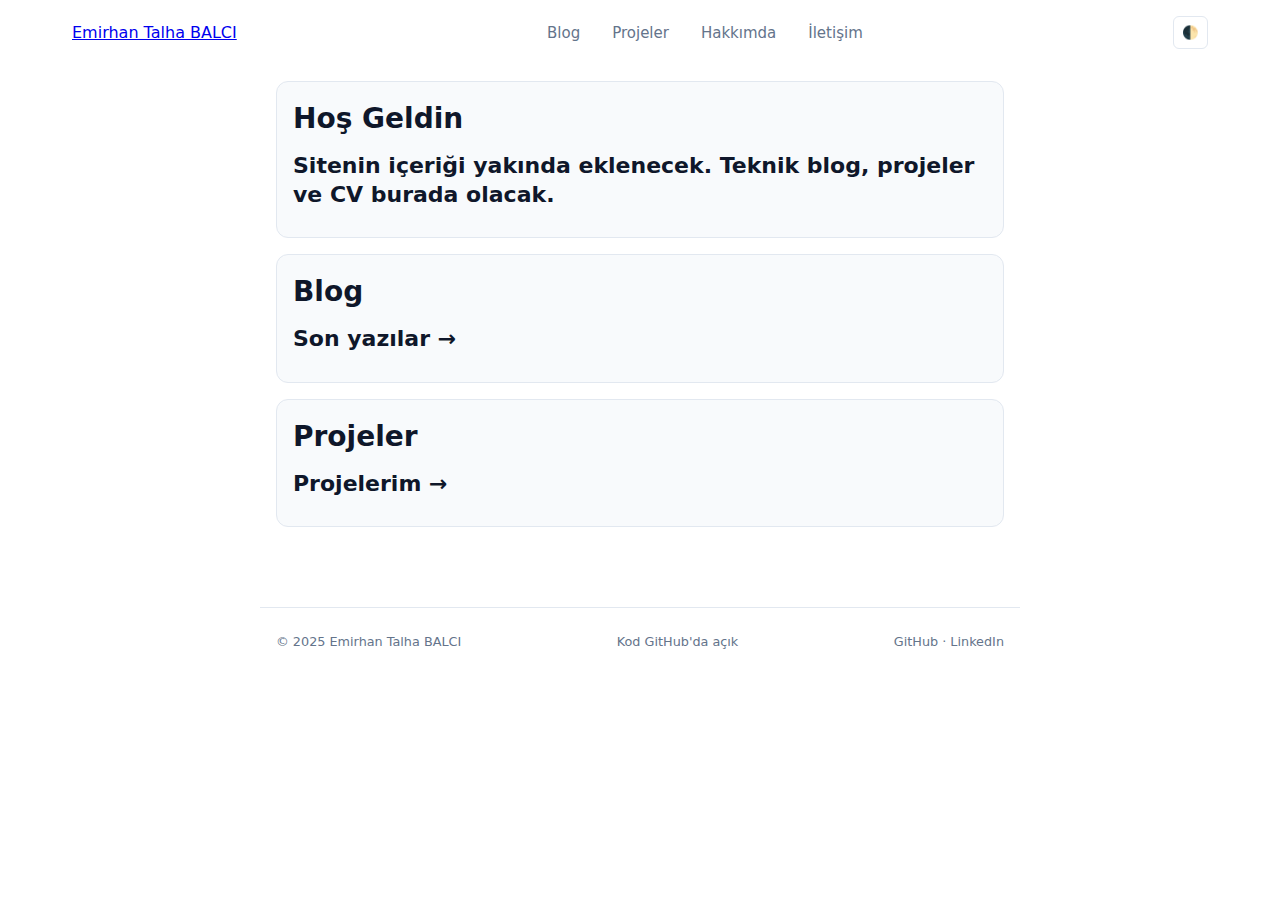
<file: index.html>
<!DOCTYPE html>
<html lang="tr">
  <head>
    <meta charset="UTF-8" />
    <meta name="viewport" content="width=device-width,initial-scale=1" />
    <title>Emirhan Talha BALCI</title>
    <link rel="stylesheet" href="/assets/css/main.css" />
  </head>
  <body>
    <header class="site-header">
      <nav class="nav">
        <a class="logo" href="/">Emirhan Talha BALCI</a>
        <ul class="nav-links">
          <li><a href="/blog/index.html">Blog</a></li>
          <li><a href="/projects/index.html">Projeler</a></li>
          <li><a href="/about.html">Hakkımda</a></li>
          <li><a href="/contact.html">İletişim</a></li>
        </ul>
        <button id="theme-toggle" class="theme-toggle" aria-label="Tema">🌓</button>
      </nav>
    </header>

    <main class="container">
      <section class="card">
        <h1 class="section-title">Hoş Geldin</h1>
        <p class="post-title">
          Sitenin içeriği yakında eklenecek. Teknik blog, projeler ve CV burada
          olacak.
        </p>
      </section>

      <section class="card">
        <h2 class="section-title">Blog</h2>
        <p class="post-title"><a href="/blog/index.html">Son yazılar →</a></p>
      </section>

      <section class="card">
        <h2 class="section-title">Projeler</h2>
        <p class="post-title">
          <a href="/projects/index.html">Projelerim →</a>
        </p>
      </section>
    </main>

    <footer class="site-footer">
      <div class="footer-left">© 2025 Emirhan Talha BALCI</div>
      <div class="footer-mid">Kod GitHub'da açık</div>
      <div class="footer-right">
        <a href="https://github.com/Emirhanbalc" target="_blank" rel="noopener">GitHub</a> ·
        <a href="https://www.linkedin.com/in/emirhanbalc" target="_blank" rel="noopener">LinkedIn</a>
      </div>
    </footer>

    <script src="/assets/js/theme.js"></script>
  </body>
</html>
</file>
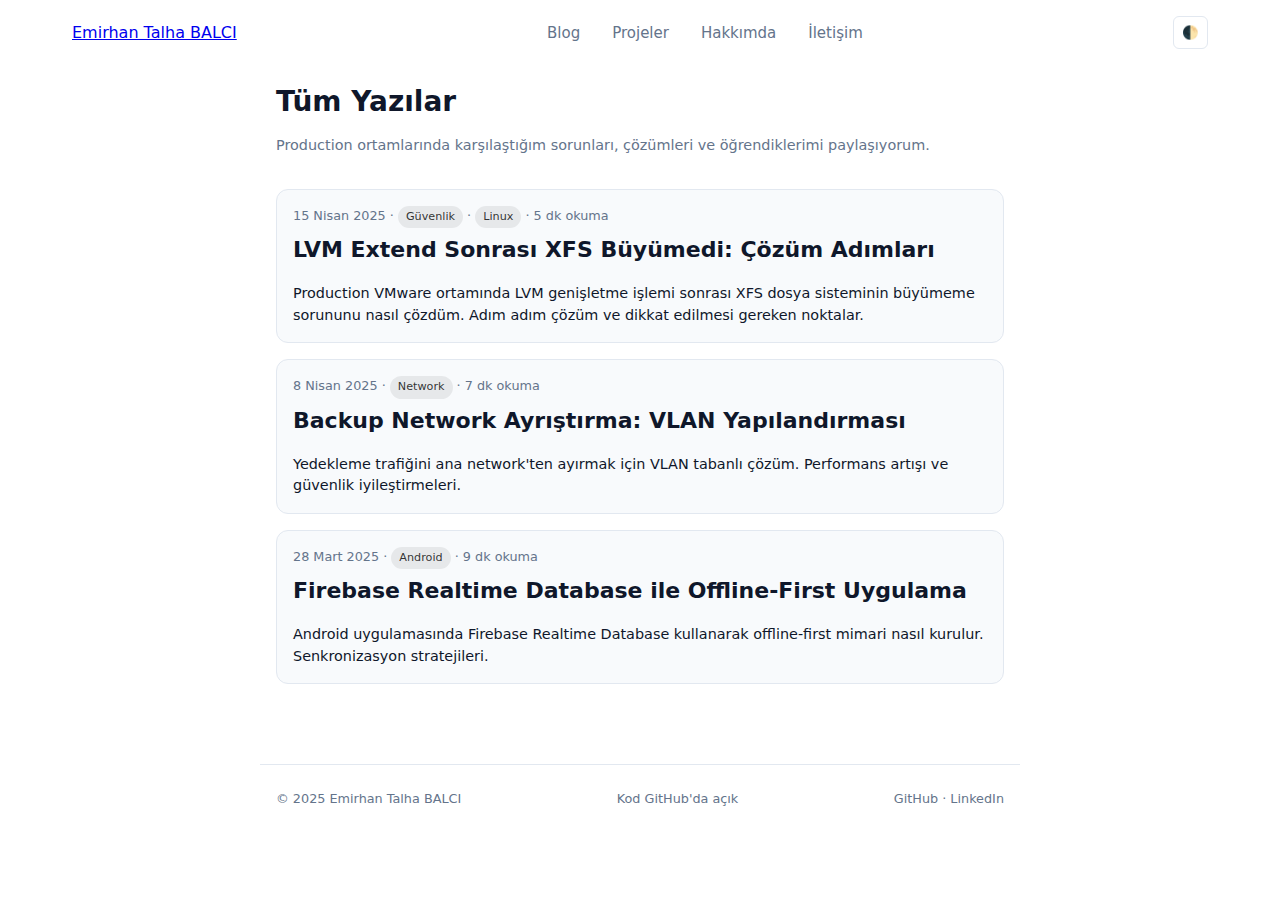
<file: blog/index.html>
<!DOCTYPE html>
<html lang="tr">
  <head>
    <meta charset="UTF-8" />
    <meta name="viewport" content="width=device-width, initial-scale=1.0" />
    <meta
      name="description"
      content="Sistem yönetimi, backend geliştirme ve güvenlik üzerine teknik yazılar. Production ortamlarında karşılaşılan sorunlar ve çözümleri."
    />
    <title>Tüm Yazılar - Blog</title>
    <link rel="stylesheet" href="../assets/css/main.css" />
  </head>
  <body>
    <header class="site-header">
      <nav class="nav">
        <a class="logo" href="/">Emirhan Talha BALCI</a>
        <ul class="nav-links">
          <li><a href="/blog/index.html">Blog</a></li>
          <li><a href="/projects/index.html">Projeler</a></li>
          <li><a href="/about.html">Hakkımda</a></li>
          <li><a href="/contact.html">İletişim</a></li>
        </ul>
        <button id="theme-toggle" class="theme-toggle" aria-label="Tema">🌓</button>
      </nav>
    </header>

    <main class="container">
      <h1 class="section-title">Tüm Yazılar</h1>
      <p style="font-size:.9rem;color:var(--muted);margin-bottom:2rem;">
        Production ortamlarında karşılaştığım sorunları, çözümleri ve öğrendiklerimi paylaşıyorum.
      </p>

      <article class="card">
        <div class="meta-line">
          15 Nisan 2025 · <span class="badge">Güvenlik</span> · <span class="badge">Linux</span> · 5 dk okuma
        </div>
        <a class="post-title" href="lvm-extend-xfs.html">LVM Extend Sonrası XFS Büyümedi: Çözüm Adımları</a>
        <p class="post-desc">
          Production VMware ortamında LVM genişletme işlemi sonrası XFS dosya sisteminin büyümeme sorununu nasıl çözdüm. Adım adım çözüm ve dikkat edilmesi gereken noktalar.
        </p>
      </article>

      <article class="card">
        <div class="meta-line">
          8 Nisan 2025 · <span class="badge">Network</span> · 7 dk okuma
        </div>
        <a class="post-title" href="#">Backup Network Ayrıştırma: VLAN Yapılandırması</a>
        <p class="post-desc">
          Yedekleme trafiğini ana network'ten ayırmak için VLAN tabanlı çözüm. Performans artışı ve güvenlik iyileştirmeleri.
        </p>
      </article>

      <article class="card">
        <div class="meta-line">
          28 Mart 2025 · <span class="badge">Android</span> · 9 dk okuma
        </div>
        <a class="post-title" href="#">Firebase Realtime Database ile Offline-First Uygulama</a>
        <p class="post-desc">
          Android uygulamasında Firebase Realtime Database kullanarak offline-first mimari nasıl kurulur. Senkronizasyon stratejileri.
        </p>
      </article>
    </main>

    <footer class="site-footer">
      <div class="footer-left">© 2025 Emirhan Talha BALCI</div>
      <div class="footer-mid">Kod GitHub'da açık</div>
      <div class="footer-right">
        <a href="https://github.com/Emirhanbalc" target="_blank" rel="noopener">GitHub</a> ·
        <a href="https://www.linkedin.com/in/emirhanbalc" target="_blank" rel="noopener">LinkedIn</a>
      </div>
    </footer>

    <script src="../assets/js/theme.js"></script>
  </body>
</html>
</file>
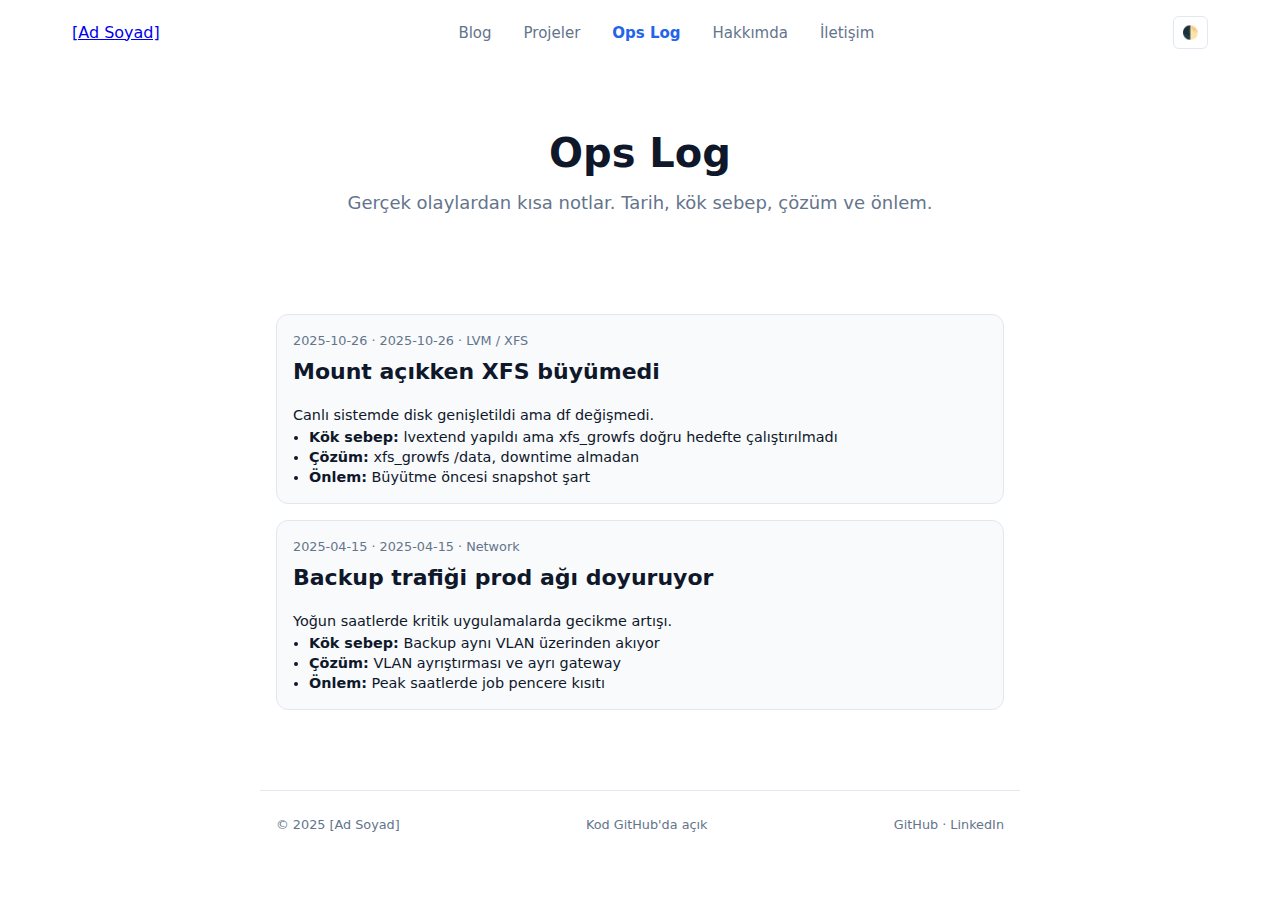
<file: ops-log/index.html>
<!DOCTYPE html>
<html lang="tr">
<head>
  <meta charset="UTF-8" />
  <meta name="viewport" content="width=device-width,initial-scale=1" />
  <title>Ops Log · Production Olay Kayıtları</title>
  <meta name="description" content="Gerçek üretim ortamı notları: incident kök sebep analizleri, çözüm ve önlemler." />
  <meta property="og:title" content="Ops Log · Production Olay Kayıtları" />
  <meta property="og:description" content="Gerçek üretim ortamı notları: incident kök sebep analizleri, çözüm ve önlemler." />
  <meta property="og:type" content="website" />
  <meta property="og:url" content="https://yourdomain.com/ops-log/" />
  <meta property="og:image" content="https://yourdomain.com/assets/og/default.png" />
  <link rel="stylesheet" href="/assets/css/main.css" />
</head>
<body>
  <header class="site-header">
    <nav class="nav">
      <a class="logo" href="/">[Ad Soyad]</a>
      <ul class="nav-links">
        <li><a href="/blog/index.html">Blog</a></li>
        <li><a href="/projects/index.html">Projeler</a></li>
        <li><a href="/ops-log/" class="active">Ops Log</a></li>
        <li><a href="/about.html">Hakkımda</a></li>
        <li><a href="/contact.html">İletişim</a></li>
      </ul>
      <button id="theme-toggle" class="theme-toggle" aria-label="Tema">🌓</button>
    </nav>
  </header>

  <main class="container">
    <div class="page-header">
      <h1 class="page-title">Ops Log</h1>
      <p class="page-description">Gerçek olaylardan kısa notlar. Tarih, kök sebep, çözüm ve önlem.</p>
    </div>

    <section class="card">
      <div class="meta-line">2025-10-26 · 2025-10-26 · LVM / XFS</div>
      <h2 class="post-title">Mount açıkken XFS büyümedi</h2>
      <p class="post-desc">Canlı sistemde disk genişletildi ama df değişmedi.</p>
      <ul style="margin-left:1rem;font-size:.9rem;line-height:1.4;">
        <li><strong>Kök sebep:</strong> lvextend yapıldı ama xfs_growfs doğru hedefte çalıştırılmadı</li>
        <li><strong>Çözüm:</strong> xfs_growfs /data, downtime almadan</li>
        <li><strong>Önlem:</strong> Büyütme öncesi snapshot şart</li>
      </ul>
    </section>

    <section class="card">
      <div class="meta-line">2025-04-15 · 2025-04-15 · Network</div>
      <h2 class="post-title">Backup trafiği prod ağı doyuruyor</h2>
      <p class="post-desc">Yoğun saatlerde kritik uygulamalarda gecikme artışı.</p>
      <ul style="margin-left:1rem;font-size:.9rem;line-height:1.4;">
        <li><strong>Kök sebep:</strong> Backup aynı VLAN üzerinden akıyor</li>
        <li><strong>Çözüm:</strong> VLAN ayrıştırması ve ayrı gateway</li>
        <li><strong>Önlem:</strong> Peak saatlerde job pencere kısıtı</li>
      </ul>
    </section>
  </main>

  <footer class="site-footer">
    <div class="footer-left">© 2025 [Ad Soyad]</div>
    <div class="footer-mid">Kod GitHub'da açık</div>
    <div class="footer-right">
      <a href="https://github.com/kullaniciadın" target="_blank" rel="noopener">GitHub</a> ·
      <a href="https://www.linkedin.com/in/profilin" target="_blank" rel="noopener">LinkedIn</a>
    </div>
  </footer>

  <script src="/assets/js/theme.js"></script>
</body>
</html>
</file>
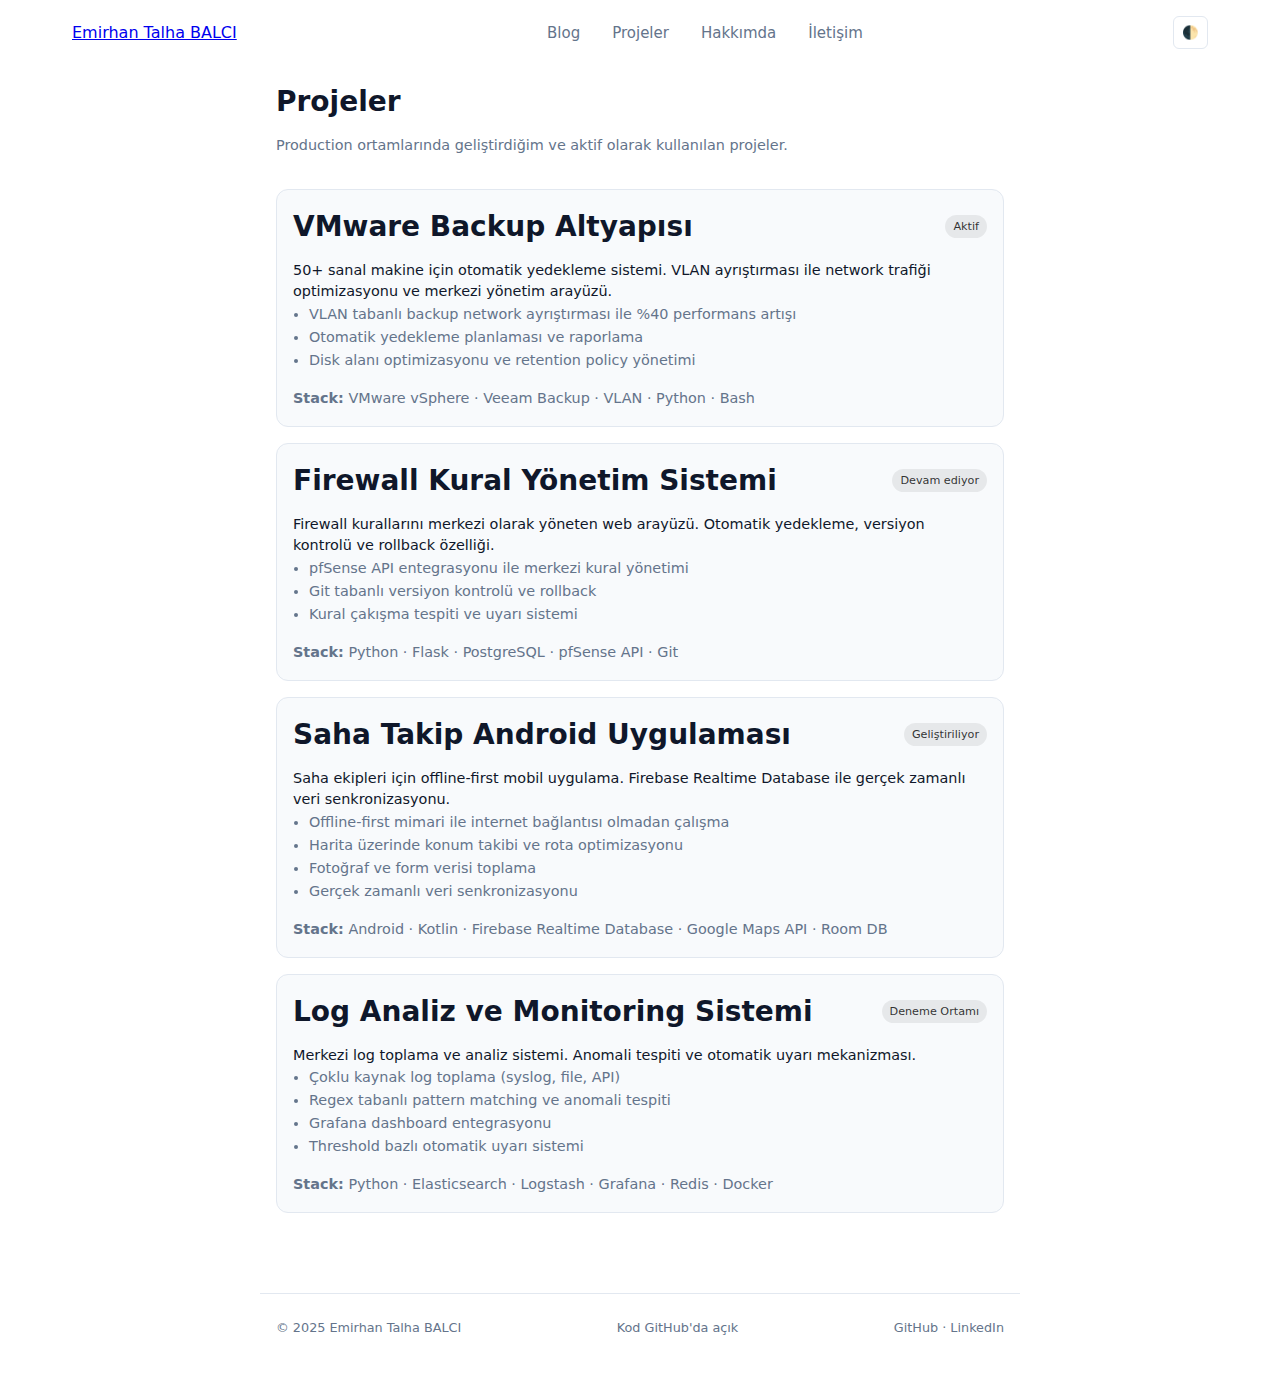
<file: projects/index.html>
<!DOCTYPE html>
<html lang="tr">
  <head>
    <meta charset="UTF-8" />
    <meta name="viewport" content="width=device-width, initial-scale=1.0" />
    <meta
      name="description"
      content="Production ortamlarında geliştirdiğim projeler. Sistem yönetimi, backend geliştirme ve mobil uygulama projeleri."
    />
    <title>Projeler - Blog</title>
    <link rel="stylesheet" href="../assets/css/main.css" />
  </head>
  <body>
    <header class="site-header">
      <nav class="nav">
        <a class="logo" href="/">Emirhan Talha BALCI</a>
        <ul class="nav-links">
          <li><a href="/blog/index.html">Blog</a></li>
          <li><a href="/projects/index.html">Projeler</a></li>
          <li><a href="/about.html">Hakkımda</a></li>
          <li><a href="/contact.html">İletişim</a></li>
        </ul>
        <button id="theme-toggle" class="theme-toggle" aria-label="Tema">🌓</button>
      </nav>
    </header>

    <main class="container">
      <h1 class="section-title">Projeler</h1>
      <p style="font-size:.9rem;color:var(--muted);margin-bottom:2rem;">
        Production ortamlarında geliştirdiğim ve aktif olarak kullanılan projeler.
      </p>

      <section class="card">
        <div style="display:flex;justify-content:space-between;align-items:center;margin-bottom:.75rem;">
          <h2 class="section-title" style="margin:0;">VMware Backup Altyapısı</h2>
          <span class="badge">Aktif</span>
        </div>
        <p class="post-desc">
          50+ sanal makine için otomatik yedekleme sistemi. VLAN ayrıştırması ile network trafiği optimizasyonu ve merkezi yönetim arayüzü.
        </p>
        <ul style="margin-left:1rem;font-size:.9rem;color:var(--muted);line-height:1.6;">
          <li>VLAN tabanlı backup network ayrıştırması ile %40 performans artışı</li>
          <li>Otomatik yedekleme planlaması ve raporlama</li>
          <li>Disk alanı optimizasyonu ve retention policy yönetimi</li>
        </ul>
        <p style="font-size:.9rem;color:var(--muted);margin-top:1rem;">
          <strong>Stack:</strong> VMware vSphere · Veeam Backup · VLAN · Python · Bash
        </p>
      </section>

      <section class="card">
        <div style="display:flex;justify-content:space-between;align-items:center;margin-bottom:.75rem;">
          <h2 class="section-title" style="margin:0;">Firewall Kural Yönetim Sistemi</h2>
          <span class="badge">Devam ediyor</span>
        </div>
        <p class="post-desc">
          Firewall kurallarını merkezi olarak yöneten web arayüzü. Otomatik yedekleme, versiyon kontrolü ve rollback özelliği.
        </p>
        <ul style="margin-left:1rem;font-size:.9rem;color:var(--muted);line-height:1.6;">
          <li>pfSense API entegrasyonu ile merkezi kural yönetimi</li>
          <li>Git tabanlı versiyon kontrolü ve rollback</li>
          <li>Kural çakışma tespiti ve uyarı sistemi</li>
        </ul>
        <p style="font-size:.9rem;color:var(--muted);margin-top:1rem;">
          <strong>Stack:</strong> Python · Flask · PostgreSQL · pfSense API · Git
        </p>
      </section>

      <section class="card">
        <div style="display:flex;justify-content:space-between;align-items:center;margin-bottom:.75rem;">
          <h2 class="section-title" style="margin:0;">Saha Takip Android Uygulaması</h2>
          <span class="badge">Geliştiriliyor</span>
        </div>
        <p class="post-desc">
          Saha ekipleri için offline-first mobil uygulama. Firebase Realtime Database ile gerçek zamanlı veri senkronizasyonu.
        </p>
        <ul style="margin-left:1rem;font-size:.9rem;color:var(--muted);line-height:1.6;">
          <li>Offline-first mimari ile internet bağlantısı olmadan çalışma</li>
          <li>Harita üzerinde konum takibi ve rota optimizasyonu</li>
          <li>Fotoğraf ve form verisi toplama</li>
          <li>Gerçek zamanlı veri senkronizasyonu</li>
        </ul>
        <p style="font-size:.9rem;color:var(--muted);margin-top:1rem;">
          <strong>Stack:</strong> Android · Kotlin · Firebase Realtime Database · Google Maps API · Room DB
        </p>
      </section>

      <section class="card">
        <div style="display:flex;justify-content:space-between;align-items:center;margin-bottom:.75rem;">
          <h2 class="section-title" style="margin:0;">Log Analiz ve Monitoring Sistemi</h2>
          <span class="badge">Deneme Ortamı</span>
        </div>
        <p class="post-desc">
          Merkezi log toplama ve analiz sistemi. Anomali tespiti ve otomatik uyarı mekanizması.
        </p>
        <ul style="margin-left:1rem;font-size:.9rem;color:var(--muted);line-height:1.6;">
          <li>Çoklu kaynak log toplama (syslog, file, API)</li>
          <li>Regex tabanlı pattern matching ve anomali tespiti</li>
          <li>Grafana dashboard entegrasyonu</li>
          <li>Threshold bazlı otomatik uyarı sistemi</li>
        </ul>
        <p style="font-size:.9rem;color:var(--muted);margin-top:1rem;">
          <strong>Stack:</strong> Python · Elasticsearch · Logstash · Grafana · Redis · Docker
        </p>
      </section>
    </main>

    <footer class="site-footer">
      <div class="footer-left">© 2025 Emirhan Talha BALCI</div>
      <div class="footer-mid">Kod GitHub'da açık</div>
      <div class="footer-right">
        <a href="https://github.com/Emirhanbalc" target="_blank" rel="noopener">GitHub</a> ·
        <a href="https://www.linkedin.com/in/emirhanbalc" target="_blank" rel="noopener">LinkedIn</a>
      </div>
    </footer>

    <script src="../assets/js/theme.js"></script>
  </body>
</html>
</file>
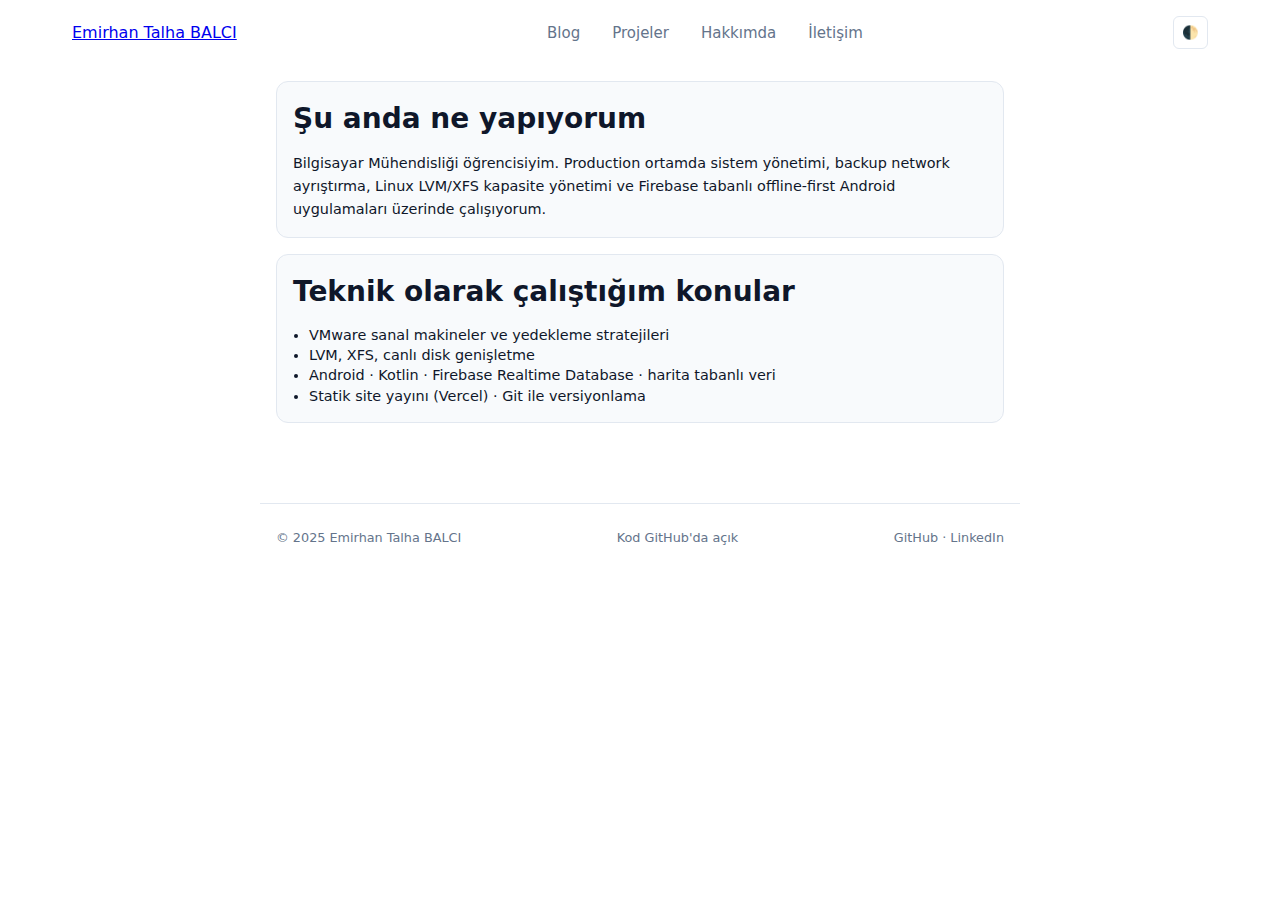
<file: about.html>
<!DOCTYPE html>
<html lang="tr">
  <head>
    <meta charset="UTF-8" />
    <meta name="viewport" content="width=device-width, initial-scale=1.0" />
    <meta
      name="description"
      content="Production ortamda sistem yönetimi, backup network ayrıştırma ve offline-first mobil çözümler üzerinde çalışıyorum."
    />
    <title>Hakkımda - Emirhan Talha BALCI</title>

    <meta property="og:title" content="Emirhan Talha BALCI · Hakkımda">
    <meta property="og:description" content="Production ortamda sistem yönetimi, backup network ayrıştırma, Linux LVM/XFS kapasite yönetimi ve Firebase tabanlı offline-first Android uygulamaları üzerinde çalışıyorum.">
    <meta property="og:type" content="profile">
    <meta property="og:url" content="https://emirhanbalci.com/about.html">
    <meta property="og:image" content="https://emirhanbalci.com/assets/og/default.png">
    <meta name="twitter:card" content="summary_large_image">

    <link rel="stylesheet" href="assets/css/main.css" />
  </head>
  <body>
    <header class="site-header">
      <nav class="nav">
        <a class="logo" href="/">Emirhan Talha BALCI</a>
        <ul class="nav-links">
          <li><a href="/blog/index.html">Blog</a></li>
          <li><a href="/projects/index.html">Projeler</a></li>
          <li><a href="/about.html">Hakkımda</a></li>
          <li><a href="/contact.html">İletişim</a></li>
        </ul>
        <button id="theme-toggle" class="theme-toggle" aria-label="Tema">🌓</button>
      </nav>
    </header>

    <main class="container">
      <section class="card">
        <h2 class="section-title">Şu anda ne yapıyorum</h2>
        <p style="font-size:.9rem;line-height:1.6;">
          Bilgisayar Mühendisliği öğrencisiyim. Production ortamda sistem yönetimi,
          backup network ayrıştırma, Linux LVM/XFS kapasite yönetimi
          ve Firebase tabanlı offline-first Android uygulamaları üzerinde çalışıyorum.
        </p>
      </section>

      <section class="card">
        <h2 class="section-title">Teknik olarak çalıştığım konular</h2>
        <ul style="margin-left:1rem;font-size:.9rem;line-height:1.4;">
          <li>VMware sanal makineler ve yedekleme stratejileri</li>
          <li>LVM, XFS, canlı disk genişletme</li>
          <li>Android · Kotlin · Firebase Realtime Database · harita tabanlı veri</li>
          <li>Statik site yayını (Vercel) · Git ile versiyonlama</li>
        </ul>
      </section>
    </main>

    <footer class="site-footer">
      <div class="footer-left">© 2025 Emirhan Talha BALCI</div>
      <div class="footer-mid">Kod GitHub'da açık</div>
      <div class="footer-right">
        <a href="https://github.com/Emirhanbalc" target="_blank" rel="noopener">GitHub</a> ·
        <a href="https://www.linkedin.com/in/emirhanbalc" target="_blank" rel="noopener">LinkedIn</a>
      </div>
    </footer>

    <script src="assets/js/theme.js"></script>
  </body>
</html>
</file>
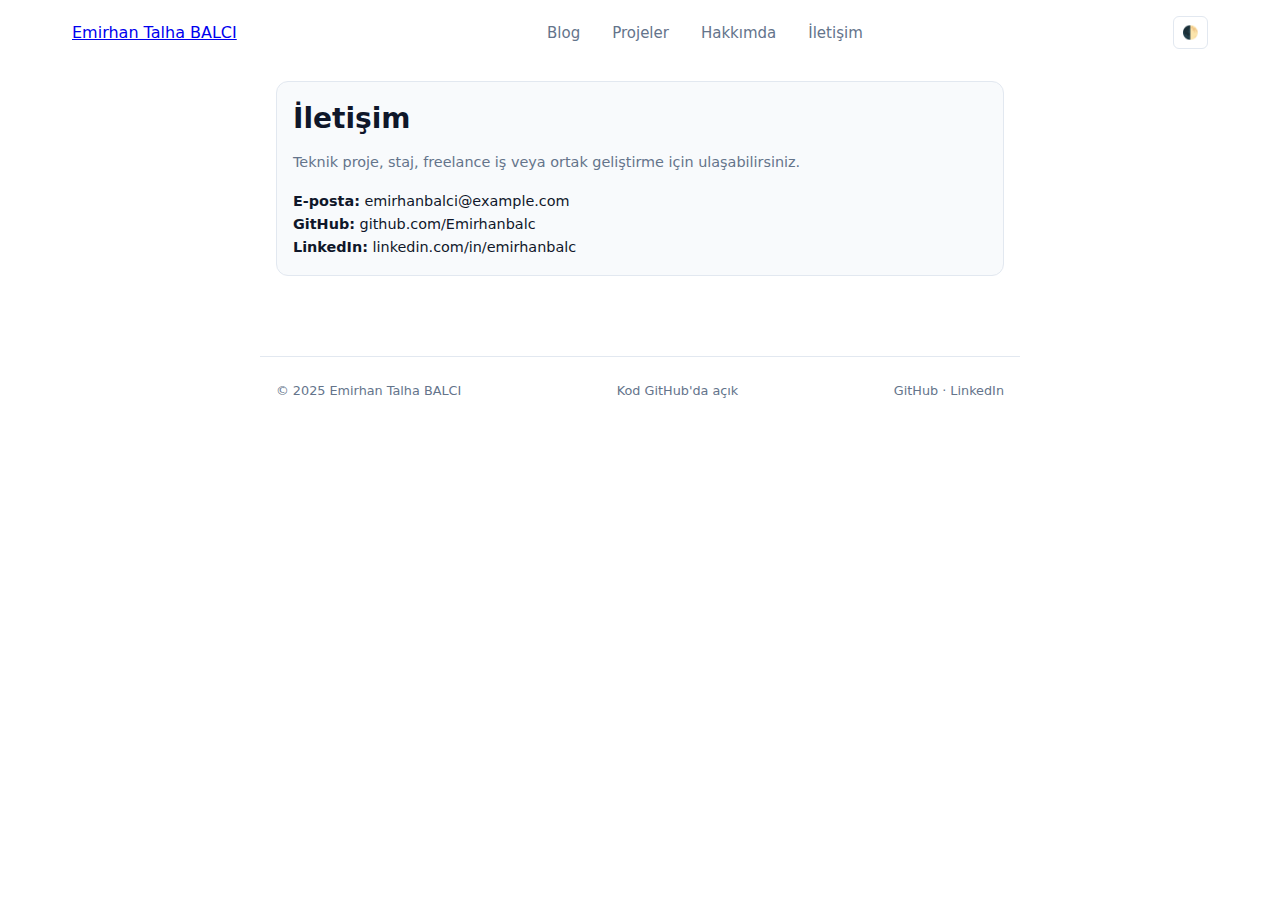
<file: contact.html>
<!DOCTYPE html>
<html lang="tr">
<head>
    <meta charset="UTF-8">
    <meta name="viewport" content="width=device-width, initial-scale=1.0">
    <meta name="description" content="Teknik proje, staj, freelance iş veya ortak geliştirme için ulaşabilirsiniz.">
    <title>İletişim - Emirhan Talha BALCI</title>
    <link rel="stylesheet" href="assets/css/main.css">
</head>
<body>
    <header class="site-header">
      <nav class="nav">
        <a class="logo" href="/">Emirhan Talha BALCI</a>
        <ul class="nav-links">
          <li><a href="/blog/index.html">Blog</a></li>
          <li><a href="/projects/index.html">Projeler</a></li>
          <li><a href="/about.html">Hakkımda</a></li>
          <li><a href="/contact.html">İletişim</a></li>
        </ul>
        <button id="theme-toggle" class="theme-toggle" aria-label="Tema">🌓</button>
      </nav>
    </header>

    <main class="container">
        <section class="card">
            <h1 class="section-title">İletişim</h1>
            <p style="font-size:.9rem;color:var(--muted);margin-bottom:1rem;">
                Teknik proje, staj, freelance iş veya ortak geliştirme için ulaşabilirsiniz.
            </p>

            <ul style="list-style:none;padding:0;font-size:.9rem;line-height:1.6;">
                <li><strong>E-posta:</strong> emirhanbalci@example.com</li>
                <li><strong>GitHub:</strong> github.com/Emirhanbalc</li>
                <li><strong>LinkedIn:</strong> linkedin.com/in/emirhanbalc</li>
            </ul>
        </section>
    </main>

    <footer class="site-footer">
      <div class="footer-left">© 2025 Emirhan Talha BALCI</div>
      <div class="footer-mid">Kod GitHub'da açık</div>
      <div class="footer-right">
        <a href="https://github.com/Emirhanbalc" target="_blank" rel="noopener">GitHub</a> ·
        <a href="https://www.linkedin.com/in/emirhanbalc" target="_blank" rel="noopener">LinkedIn</a>
      </div>
    </footer>

    <script src="assets/js/theme.js"></script>
</body>
</html>
</file>
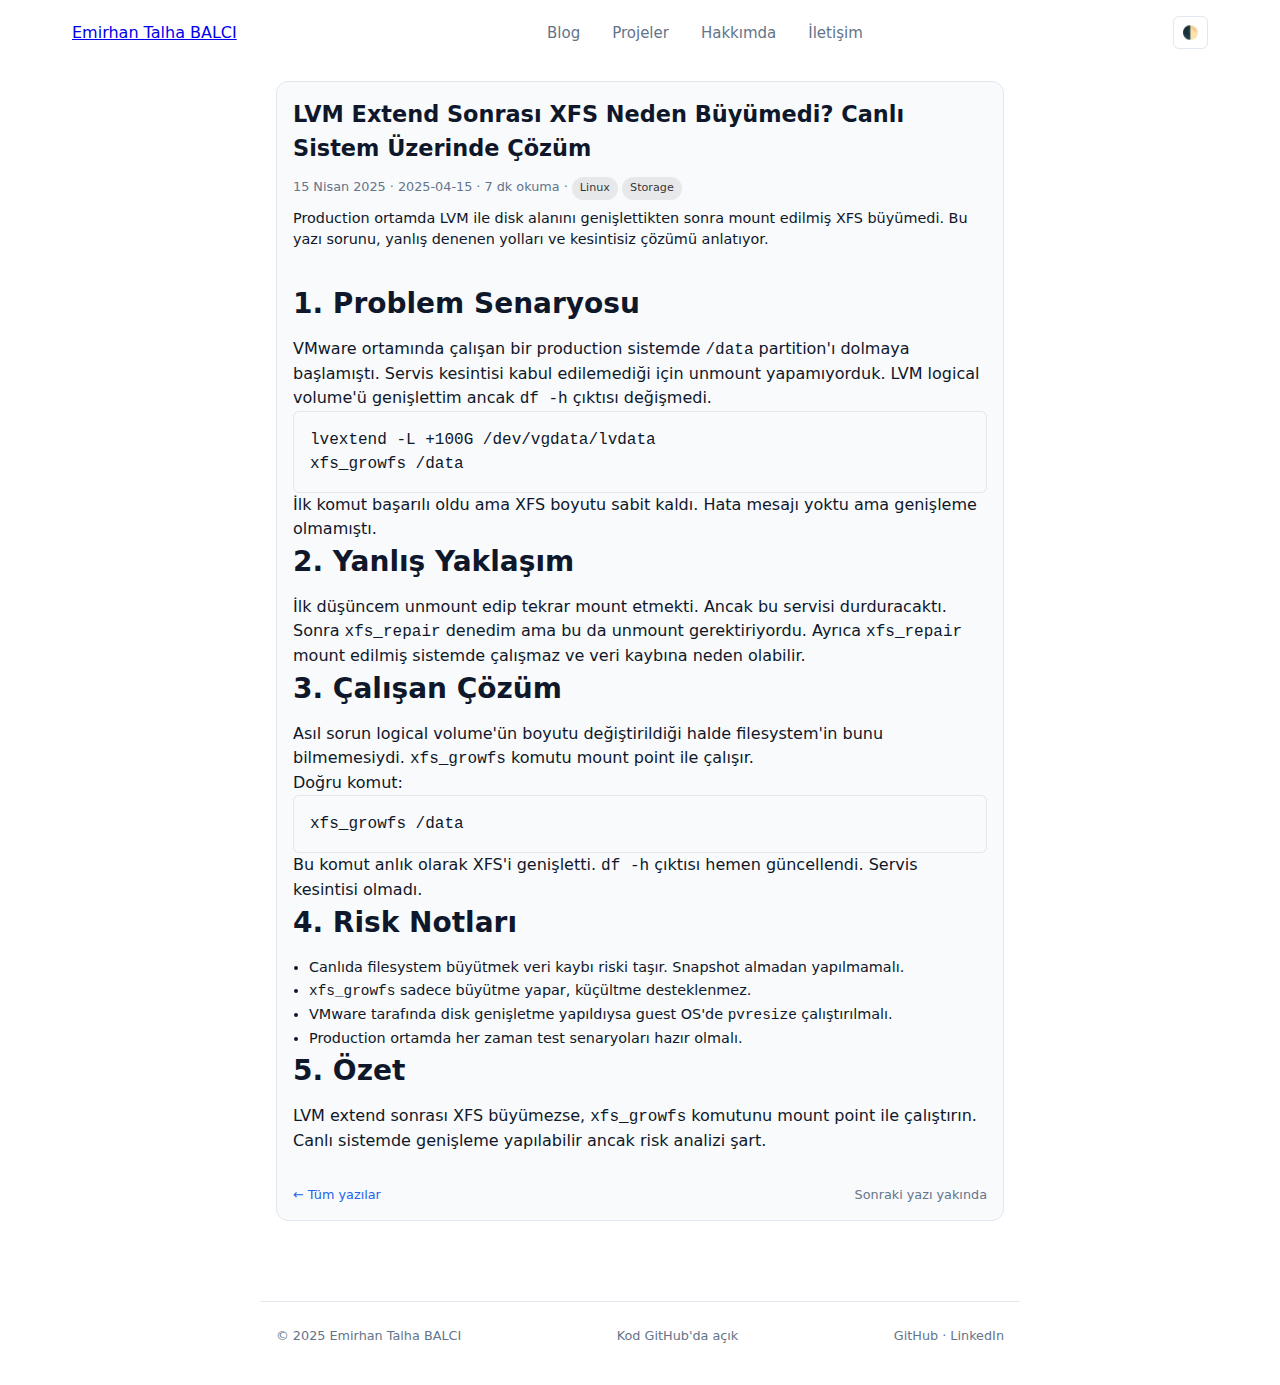
<file: blog/lvm-extend-xfs.html>
<!DOCTYPE html>
<html lang="tr">
<head>
  <meta charset="UTF-8" />
  <meta name="viewport" content="width=device-width,initial-scale=1" />
  <title>LVM Extend Sonrası XFS Neden Büyümedi?</title>
  <meta name="description" content="Canlı sistemde LVM büyüttükten sonra XFS neden genişlemedi ve nasıl düzeltildi.">

  <meta property="og:title" content="LVM Extend Sonrası XFS Neden Büyümedi? Canlı Sistem Üzerinde Çözüm">
  <meta property="og:description" content="Production ortamda LVM ile disk alanını genişlettikten sonra mount edilmiş XFS büyümedi. Bu yazı sorunu, yanlış denenen yolları ve kesintisiz çözümü anlatıyor.">
  <meta property="og:type" content="article">
  <meta property="og:url" content="https://emirhanbalci.com/blog/lvm-extend-xfs.html">
  <meta property="og:image" content="https://emirhanbalci.com/assets/og/default.png">
  <meta property="article:published_time" content="2025-04-15">
  <meta name="twitter:card" content="summary_large_image">

  <link rel="stylesheet" href="../assets/css/main.css" />
</head>
<body>
  <header class="site-header">
    <nav class="nav">
      <a class="logo" href="/">Emirhan Talha BALCI</a>
      <ul class="nav-links">
        <li><a href="/blog/index.html">Blog</a></li>
        <li><a href="/projects/index.html">Projeler</a></li>
        <li><a href="/about.html">Hakkımda</a></li>
        <li><a href="/contact.html">İletişim</a></li>
      </ul>
      <button id="theme-toggle" class="theme-toggle" aria-label="Tema">🌓</button>
    </nav>
  </header>

  <main class="container">
    <article class="card">
      <header>
        <h1 class="section-title" style="font-size:1.4rem;">
          LVM Extend Sonrası XFS Neden Büyümedi? Canlı Sistem Üzerinde Çözüm
        </h1>

        <div class="meta-line">
          15 Nisan 2025 · 2025-04-15 · 7 dk okuma ·
          <span class="badge">Linux</span>
          <span class="badge">Storage</span>
        </div>

        <p class="post-desc">
          Production ortamda LVM ile disk alanını genişlettikten sonra mount edilmiş XFS büyümedi.
          Bu yazı sorunu, yanlış denenen yolları ve kesintisiz çözümü anlatıyor.
        </p>
      </header>

      <section style="margin-top:2rem;">
        <h2 class="section-title">1. Problem Senaryosu</h2>
        <p>
          VMware ortamında çalışan bir production sistemde <code>/data</code> partition'ı dolmaya başlamıştı.
          Servis kesintisi kabul edilemediği için unmount yapamıyorduk. LVM logical volume'ü genişlettim
          ancak <code>df -h</code> çıktısı değişmedi.
        </p>

        <pre style="background-color:var(--card-bg);border:1px solid var(--border);border-radius:6px;padding:1rem;overflow-x:auto;"><code>lvextend -L +100G /dev/vgdata/lvdata
xfs_growfs /data</code></pre>

        <p>
          İlk komut başarılı oldu ama XFS boyutu sabit kaldı. Hata mesajı yoktu ama genişleme olmamıştı.
        </p>

        <h2 class="section-title">2. Yanlış Yaklaşım</h2>
        <p>
          İlk düşüncem unmount edip tekrar mount etmekti. Ancak bu servisi durduracaktı.
          Sonra <code>xfs_repair</code> denedim ama bu da unmount gerektiriyordu. Ayrıca <code>xfs_repair</code>
          mount edilmiş sistemde çalışmaz ve veri kaybına neden olabilir.
        </p>

        <h2 class="section-title">3. Çalışan Çözüm</h2>
        <p>
          Asıl sorun logical volume'ün boyutu değiştirildiği halde filesystem'in bunu bilmemesiydi.
          <code>xfs_growfs</code> komutu mount point ile çalışır.
        </p>

        <p>Doğru komut:</p>

        <pre style="background-color:var(--card-bg);border:1px solid var(--border);border-radius:6px;padding:1rem;overflow-x:auto;"><code>xfs_growfs /data</code></pre>

        <p>
          Bu komut anlık olarak XFS'i genişletti. <code>df -h</code> çıktısı hemen güncellendi.
          Servis kesintisi olmadı.
        </p>

        <h2 class="section-title">4. Risk Notları</h2>
        <ul style="margin-left:1rem;font-size:.9rem;line-height:1.6;">
          <li>Canlıda filesystem büyütmek veri kaybı riski taşır. Snapshot almadan yapılmamalı.</li>
          <li><code>xfs_growfs</code> sadece büyütme yapar, küçültme desteklenmez.</li>
          <li>VMware tarafında disk genişletme yapıldıysa guest OS'de <code>pvresize</code> çalıştırılmalı.</li>
          <li>Production ortamda her zaman test senaryoları hazır olmalı.</li>
        </ul>

        <h2 class="section-title">5. Özet</h2>
        <p>
          LVM extend sonrası XFS büyümezse, <code>xfs_growfs</code> komutunu mount point ile çalıştırın.
          Canlı sistemde genişleme yapılabilir ancak risk analizi şart.
        </p>
      </section>

      <footer style="margin-top:2rem;display:flex;justify-content:space-between;font-size:.8rem;flex-wrap:wrap;gap:1rem;">
        <a href="index.html" style="color:var(--accent);text-decoration:none;">← Tüm yazılar</a>
        <span style="color:var(--muted);">Sonraki yazı yakında</span>
      </footer>
    </article>
  </main>

  <footer class="site-footer">
    <div class="footer-left">© 2025 Emirhan Talha BALCI</div>
    <div class="footer-mid">Kod GitHub'da açık</div>
    <div class="footer-right">
      <a href="https://github.com/Emirhanbalc" target="_blank" rel="noopener">GitHub</a> ·
      <a href="https://www.linkedin.com/in/emirhanbalc" target="_blank" rel="noopener">LinkedIn</a>
    </div>
  </footer>

  <script src="../assets/js/theme.js"></script>
</body>
</html>
</file>
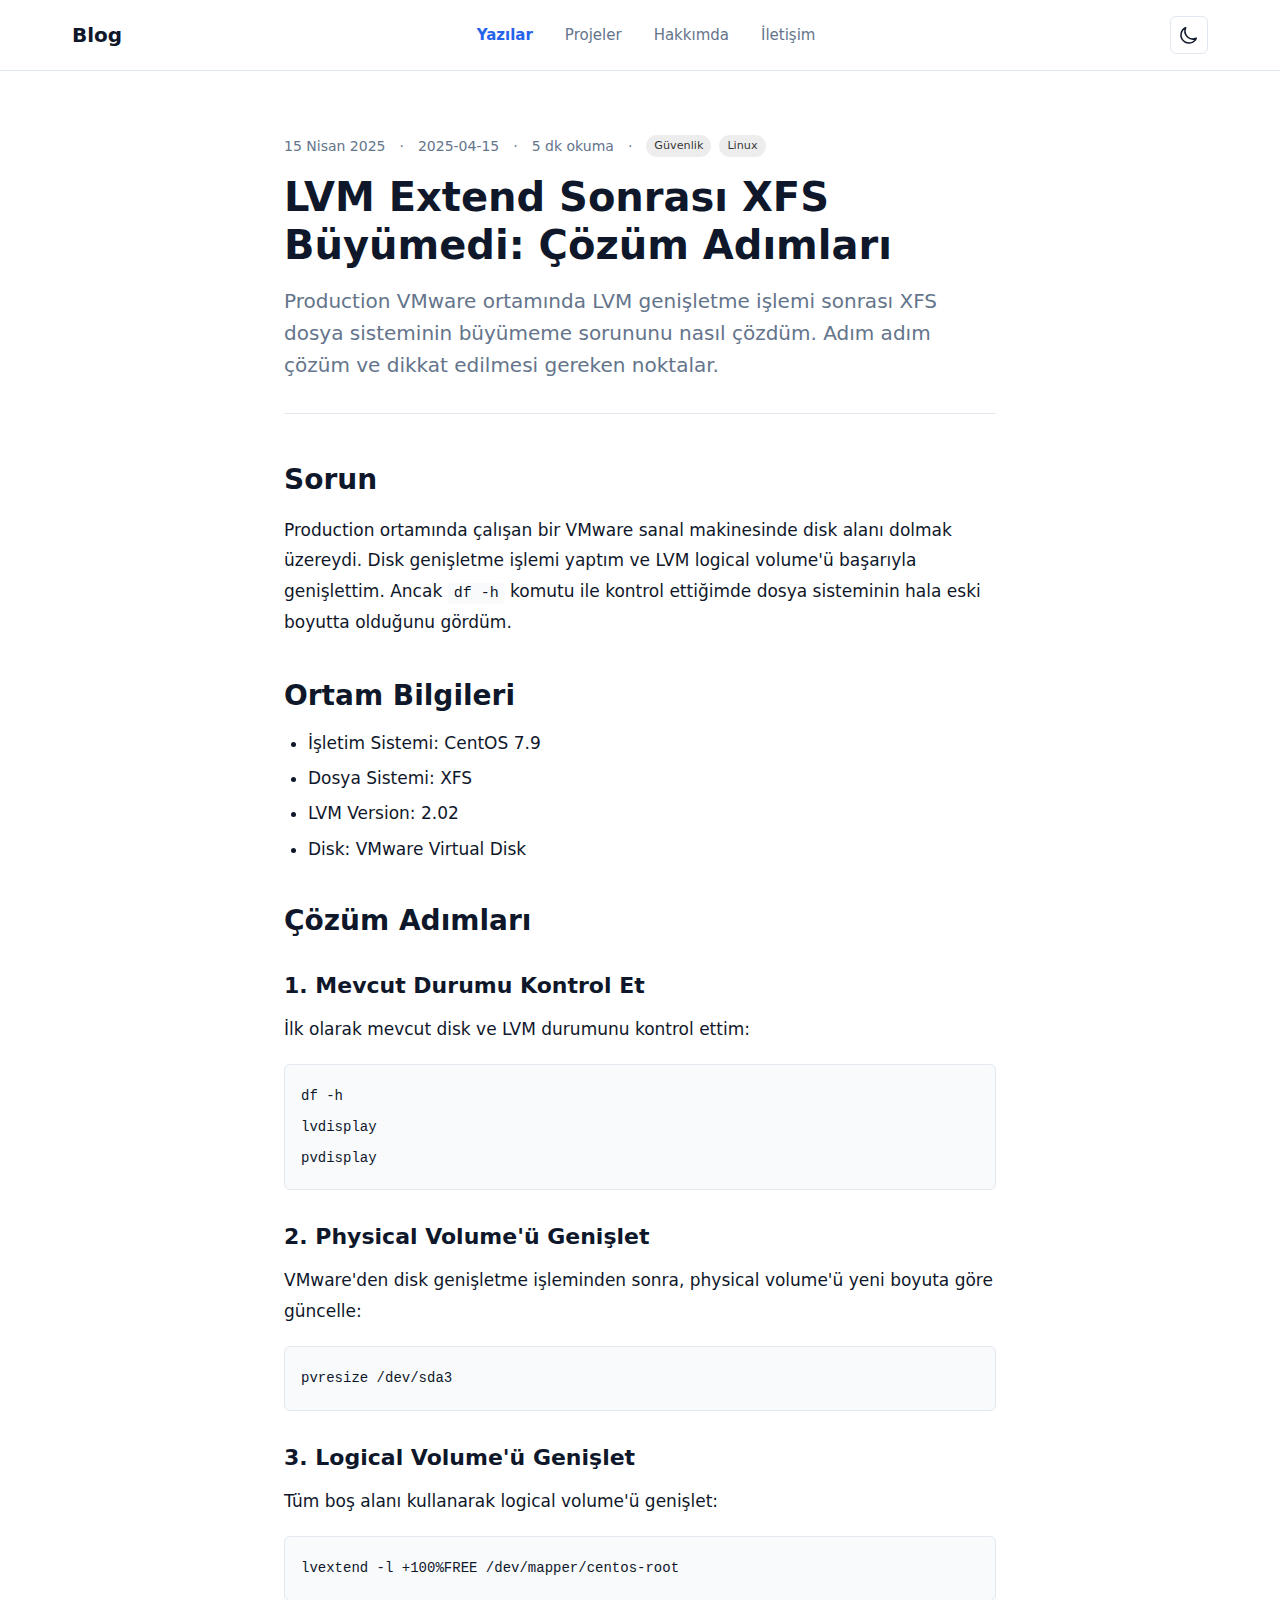
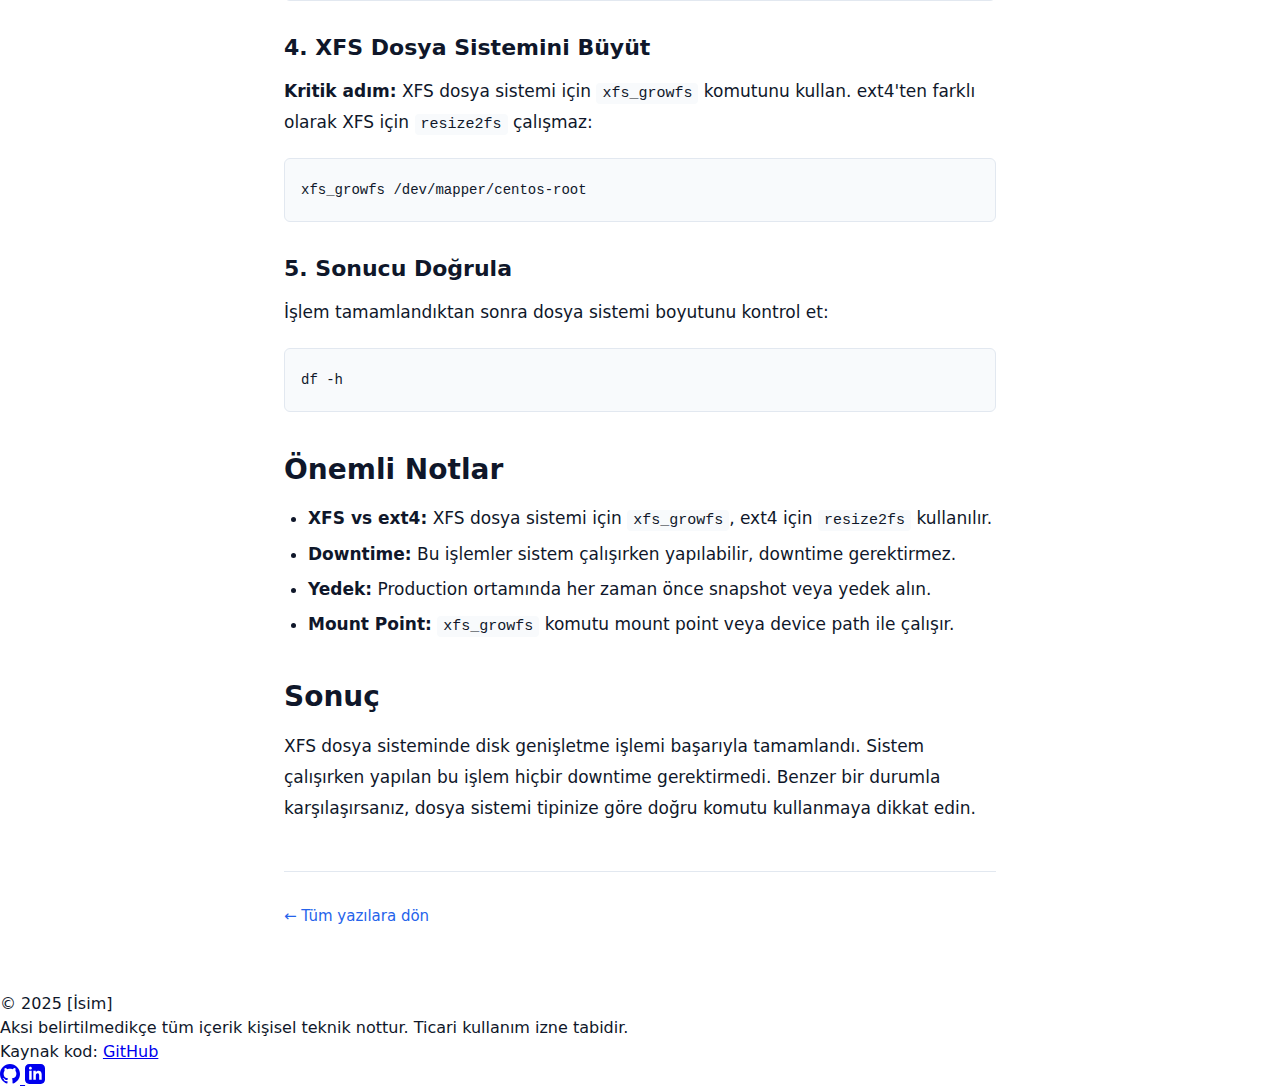
<file: blog/lvm-xfs-extend.html>
<!DOCTYPE html>
<html lang="tr">
<head>
    <meta charset="UTF-8">
    <meta name="viewport" content="width=device-width, initial-scale=1.0">
    <meta name="description" content="Production VMware ortamında LVM genişletme işlemi sonrası XFS dosya sisteminin büyümeme sorununu nasıl çözdüm.">
    <title>LVM Extend Sonrası XFS Büyümedi: Çözüm Adımları - Blog</title>
    
    <meta property="og:title" content="LVM Extend Sonrası XFS Büyümedi: Çözüm Adımları">
    <meta property="og:description" content="Production VMware ortamında LVM genişletme işlemi sonrası XFS dosya sisteminin büyümeme sorununu nasıl çözdüm.">
    <meta property="og:type" content="article">
    <meta property="og:url" content="https://yourdomain.com/blog/lvm-xfs-extend.html">
    <meta property="og:image" content="https://yourdomain.com/assets/og-image.png">
    <meta property="article:published_time" content="2025-04-15T10:00:00+03:00">
    <meta property="article:author" content="[İsim]">
    <meta property="article:tag" content="Güvenlik">
    <meta property="article:tag" content="Linux">
    
    <link rel="stylesheet" href="../assets/css/main.css">
</head>
<body>
    <header class="header">
        <nav class="nav">
            <div class="nav-brand">
                <a href="../index.html">Blog</a>
            </div>
            <ul class="nav-links">
                <li><a href="index.html" class="active">Yazılar</a></li>
                <li><a href="../projects/index.html">Projeler</a></li>
                <li><a href="../about.html">Hakkımda</a></li>
                <li><a href="../contact.html">İletişim</a></li>
            </ul>
            <button class="theme-toggle" id="themeToggle" aria-label="Tema değiştir">
                <svg class="sun-icon" width="20" height="20" viewBox="0 0 20 20" fill="none" xmlns="http://www.w3.org/2000/svg">
                    <circle cx="10" cy="10" r="4" stroke="currentColor" stroke-width="1.5"/>
                    <path d="M10 2V4M10 16V18M18 10H16M4 10H2M15.657 4.343L14.243 5.757M5.757 14.243L4.343 15.657M15.657 15.657L14.243 14.243M5.757 5.757L4.343 4.343" stroke="currentColor" stroke-width="1.5" stroke-linecap="round"/>
                </svg>
                <svg class="moon-icon" width="20" height="20" viewBox="0 0 20 20" fill="none" xmlns="http://www.w3.org/2000/svg">
                    <path d="M17.293 13.293A8 8 0 016.707 2.707a8.001 8.001 0 1010.586 10.586z" stroke="currentColor" stroke-width="1.5" stroke-linecap="round" stroke-linejoin="round"/>
                </svg>
            </button>
        </nav>
    </header>

    <main class="main">
        <article class="blog-post">
            <header class="post-header">
                <div class="post-meta-info">
                    <time datetime="2025-04-15">15 Nisan 2025</time>
                    <span class="separator">·</span>
                    <time datetime="2025-04-15T10:00:00+03:00">2025-04-15</time>
                    <span class="separator">·</span>
                    <span class="read-time">5 dk okuma</span>
                    <span class="separator">·</span>
                    <span class="badge">Güvenlik</span>
                    <span class="badge">Linux</span>
                </div>
                <h1 class="post-heading">LVM Extend Sonrası XFS Büyümedi: Çözüm Adımları</h1>
                <p class="post-lead">Production VMware ortamında LVM genişletme işlemi sonrası XFS dosya sisteminin büyümeme sorununu nasıl çözdüm. Adım adım çözüm ve dikkat edilmesi gereken noktalar.</p>
            </header>

            <div class="post-content">
                <h2>Sorun</h2>
                <p>Production ortamında çalışan bir VMware sanal makinesinde disk alanı dolmak üzereydi. Disk genişletme işlemi yaptım ve LVM logical volume'ü başarıyla genişlettim. Ancak <code>df -h</code> komutu ile kontrol ettiğimde dosya sisteminin hala eski boyutta olduğunu gördüm.</p>

                <h2>Ortam Bilgileri</h2>
                <ul>
                    <li>İşletim Sistemi: CentOS 7.9</li>
                    <li>Dosya Sistemi: XFS</li>
                    <li>LVM Version: 2.02</li>
                    <li>Disk: VMware Virtual Disk</li>
                </ul>

                <h2>Çözüm Adımları</h2>
                
                <h3>1. Mevcut Durumu Kontrol Et</h3>
                <p>İlk olarak mevcut disk ve LVM durumunu kontrol ettim:</p>
                <pre><code>df -h
lvdisplay
pvdisplay</code></pre>

                <h3>2. Physical Volume'ü Genişlet</h3>
                <p>VMware'den disk genişletme işleminden sonra, physical volume'ü yeni boyuta göre güncelle:</p>
                <pre><code>pvresize /dev/sda3</code></pre>

                <h3>3. Logical Volume'ü Genişlet</h3>
                <p>Tüm boş alanı kullanarak logical volume'ü genişlet:</p>
                <pre><code>lvextend -l +100%FREE /dev/mapper/centos-root</code></pre>

                <h3>4. XFS Dosya Sistemini Büyüt</h3>
                <p><strong>Kritik adım:</strong> XFS dosya sistemi için <code>xfs_growfs</code> komutunu kullan. ext4'ten farklı olarak XFS için <code>resize2fs</code> çalışmaz:</p>
                <pre><code>xfs_growfs /dev/mapper/centos-root</code></pre>

                <h3>5. Sonucu Doğrula</h3>
                <p>İşlem tamamlandıktan sonra dosya sistemi boyutunu kontrol et:</p>
                <pre><code>df -h</code></pre>

                <h2>Önemli Notlar</h2>
                <ul>
                    <li><strong>XFS vs ext4:</strong> XFS dosya sistemi için <code>xfs_growfs</code>, ext4 için <code>resize2fs</code> kullanılır.</li>
                    <li><strong>Downtime:</strong> Bu işlemler sistem çalışırken yapılabilir, downtime gerektirmez.</li>
                    <li><strong>Yedek:</strong> Production ortamında her zaman önce snapshot veya yedek alın.</li>
                    <li><strong>Mount Point:</strong> <code>xfs_growfs</code> komutu mount point veya device path ile çalışır.</li>
                </ul>

                <h2>Sonuç</h2>
                <p>XFS dosya sisteminde disk genişletme işlemi başarıyla tamamlandı. Sistem çalışırken yapılan bu işlem hiçbir downtime gerektirmedi. Benzer bir durumla karşılaşırsanız, dosya sistemi tipinize göre doğru komutu kullanmaya dikkat edin.</p>
            </div>

            <footer class="post-footer-nav">
                <a href="index.html" class="back-link">← Tüm yazılara dön</a>
            </footer>
        </article>
    </main>

    <footer class="footer">
        <div class="footer-content">
            <div class="footer-left">
                <p class="footer-text">© 2025 [İsim]</p>
                <p class="footer-license">Aksi belirtilmedikçe tüm içerik kişisel teknik nottur. Ticari kullanım izne tabidir.</p>
            </div>
            <div class="footer-center">
                <p class="footer-source">Kaynak kod: <a href="https://github.com/yourusername/blog" target="_blank" rel="noopener noreferrer">GitHub</a></p>
            </div>
            <div class="footer-right">
                <div class="footer-links">
                    <a href="https://github.com/yourusername" target="_blank" rel="noopener noreferrer" aria-label="GitHub">
                        <svg width="20" height="20" viewBox="0 0 24 24" fill="currentColor">
                            <path d="M12 0c-6.626 0-12 5.373-12 12 0 5.302 3.438 9.8 8.207 11.387.599.111.793-.261.793-.577v-2.234c-3.338.726-4.033-1.416-4.033-1.416-.546-1.387-1.333-1.756-1.333-1.756-1.089-.745.083-.729.083-.729 1.205.084 1.839 1.237 1.839 1.237 1.07 1.834 2.807 1.304 3.492.997.107-.775.418-1.305.762-1.604-2.665-.305-5.467-1.334-5.467-5.931 0-1.311.469-2.381 1.236-3.221-.124-.303-.535-1.524.117-3.176 0 0 1.008-.322 3.301 1.23.957-.266 1.983-.399 3.003-.404 1.02.005 2.047.138 3.006.404 2.291-1.552 3.297-1.23 3.297-1.23.653 1.653.242 2.874.118 3.176.77.84 1.235 1.911 1.235 3.221 0 4.609-2.807 5.624-5.479 5.921.43.372.823 1.102.823 2.222v3.293c0 .319.192.694.801.576 4.765-1.589 8.199-6.086 8.199-11.386 0-6.627-5.373-12-12-12z"/>
                        </svg>
                    </a>
                    <a href="https://linkedin.com/in/yourusername" target="_blank" rel="noopener noreferrer" aria-label="LinkedIn">
                        <svg width="20" height="20" viewBox="0 0 24 24" fill="currentColor">
                            <path d="M19 0h-14c-2.761 0-5 2.239-5 5v14c0 2.761 2.239 5 5 5h14c2.762 0 5-2.239 5-5v-14c0-2.761-2.238-5-5-5zm-11 19h-3v-11h3v11zm-1.5-12.268c-.966 0-1.75-.79-1.75-1.764s.784-1.764 1.75-1.764 1.75.79 1.75 1.764-.783 1.764-1.75 1.764zm13.5 12.268h-3v-5.604c0-3.368-4-3.113-4 0v5.604h-3v-11h3v1.765c1.396-2.586 7-2.777 7 2.476v6.759z"/>
                        </svg>
                    </a>
                </div>
            </div>
        </div>
    </footer>

    <script src="../assets/js/theme.js"></script>
</body>
</html>
</file>
<file: assets/css/main.css>
/* CSS Reset */
* {
  margin: 0;
  padding: 0;
  box-sizing: border-box;
}

/* Updated CSS variables to match user's exact specifications */
/* CSS Variables for Theme */
:root {
  --bg: #ffffff;
  --text: #0f172a;
  --muted: #64748b;
  --card-bg: #f8fafc;
  --border: #e2e8f0;
  --accent: #2563eb;
  --accent-hover: #1d4ed8;
}

body.dark {
  --bg: #0f172a;
  --text: #f8fafc;
  --muted: #94a3b8;
  --card-bg: #1e293b;
  --border: #334155;
  --accent: #60a5fa;
  --accent-hover: #93c5fd;
}

/* Adding utility classes for reusability */
/* Utility Classes */
/* Container max-width set to 760px as specified */
.container {
  max-width: 760px;
  margin: 0 auto;
  padding: 1rem;
}

/* Card styling with hover effects */
.card {
  background-color: var(--card-bg);
  border: 1px solid var(--border);
  border-radius: 12px;
  padding: 1rem 1rem;
  margin-bottom: 1rem;
  transition: background-color 0.12s, transform 0.12s;
}

.card:hover {
  background-color: #f1f5f9;
  transform: translateY(-1px);
}

body.dark .card:hover {
  background-color: #2d3748;
}

/* Badge styling for categories */
.badge {
  display: inline-block;
  font-size: 0.7rem;
  line-height: 1rem;
  padding: 0.2rem 0.5rem;
  border-radius: 999px;
  background-color: rgba(0, 0, 0, 0.07);
  color: rgba(0, 0, 0, 0.8);
  font-weight: 500;
}

body.dark .badge {
  background-color: rgba(255, 255, 255, 0.1);
  color: rgba(255, 255, 255, 0.9);
}

.meta-line {
  font-size: 0.8rem;
  color: var(--muted);
  margin-bottom: 0.5rem;
}

.post-title {
  font-size: 1rem;
  font-weight: 600;
  color: var(--text);
  text-decoration: none;
  display: inline-block;
}

.post-title:hover {
  text-decoration: underline;
}

.post-desc {
  font-size: 0.9rem;
  color: var(--text);
  margin-top: 0.4rem;
}

.section-title {
  font-size: 1.1rem;
  font-weight: 600;
  margin-bottom: 0.75rem;
  color: var(--text);
}

.muted {
  color: var(--text-tertiary);
}

.separator {
  color: var(--text-tertiary);
  margin: 0 0.375rem;
}

/* Base Styles */
html {
  font-size: 16px;
  scroll-behavior: smooth;
}

/* Body background changed to light gray */
body {
  font-family: system-ui, -apple-system, BlinkMacSystemFont, "Inter", Roboto,
    "Segoe UI", sans-serif;
  line-height: 1.5;
  color: var(--text);
  background-color: var(--bg);
  margin: 0;
  transition: background-color 0.3s ease, color 0.3s ease;
}

/* Header & Navigation */
.header {
  border-bottom: 1px solid var(--border);
  background-color: var(--bg);
  position: sticky;
  top: 0;
  z-index: 100;
  transition: background-color 0.3s ease;
}

.nav {
  max-width: 1200px;
  margin: 0 auto;
  padding: 1rem 2rem;
  display: flex;
  justify-content: space-between;
  align-items: center;
}

.nav-brand a {
  font-size: 1.25rem;
  font-weight: 600;
  color: var(--text);
  text-decoration: none;
}

.nav-links {
  display: flex;
  list-style: none;
  gap: 2rem;
  align-items: center;
}

.nav-links a {
  color: var(--muted);
  text-decoration: none;
  font-size: 0.9375rem;
  transition: color 0.2s ease;
}

.nav-links a:hover {
  color: var(--text);
}

/* Active nav link styling */
.nav-links a.active {
  color: var(--accent);
  font-weight: 600;
}

.theme-toggle {
  background: none;
  border: 1px solid var(--border);
  border-radius: 6px;
  padding: 0.5rem;
  cursor: pointer;
  color: var(--text);
  display: flex;
  align-items: center;
  justify-content: center;
  transition: all 0.2s ease;
}

.theme-toggle:hover {
  background-color: var(--card-bg);
}

.theme-toggle .sun-icon {
  display: none;
}

.theme-toggle .moon-icon {
  display: block;
}

body.dark .theme-toggle .sun-icon {
  display: block;
}

body.dark .theme-toggle .moon-icon {
  display: none;
}

/* Main Content */
.main {
  max-width: 760px;
  margin: 0 auto;
  padding: 4rem 1.5rem;
}

/* Hero section with improved typography hierarchy */
/* Hero Section */
.hero {
  margin-bottom: 6rem;
  background-color: var(--bg);
  border-radius: 0.75rem;
  padding: 3rem 2rem;
}

.hero-title {
  font-size: 3rem;
  font-weight: 700;
  color: var(--text);
  margin-bottom: 1.5rem;
  line-height: 1.1;
}

.hero-subtitle {
  font-size: 1.25rem;
  color: var(--muted);
  margin-bottom: 1rem;
  line-height: 1.5;
  max-width: 60ch;
}

.hero-description {
  font-size: 1rem;
  color: var(--muted);
  line-height: 1.6;
  max-width: 60ch;
}

/* Recent Posts Section */
.recent-posts {
  margin-bottom: 6rem;
}

.section-header {
  display: flex;
  justify-content: space-between;
  align-items: center;
  margin-bottom: 2rem;
}

.section-title {
  font-size: 1.75rem;
  font-weight: 600;
  color: var(--text);
}

.section-link {
  color: var(--accent);
  text-decoration: none;
  font-size: 0.9375rem;
  font-weight: 500;
  transition: color 0.2s ease;
}

.section-link:hover {
  color: var(--accent-hover);
}

/* Posts grid with card styling and improved visual hierarchy */
.posts-grid {
  display: flex;
  flex-direction: column;
  gap: 1.5rem;
}

.post-card {
  background-color: var(--card-bg);
  border: 1px solid var(--border);
  border-radius: 12px;
  padding: 1.5rem;
  transition: all 0.2s ease;
  cursor: pointer;
}

.post-card:hover {
  background-color: #f1f5f9;
  transform: translateY(-1px);
  box-shadow: 0 4px 12px rgba(0, 0, 0, 0.08);
}

body.dark .post-card:hover {
  background-color: #2d3748;
}

.post-meta {
  display: flex;
  align-items: center;
  gap: 0.5rem;
  margin-bottom: 0.75rem;
}

.post-meta time {
  font-size: 0.875rem;
  color: var(--muted);
}

/* Badge styling for categories */
.post-tag {
  font-size: 0.75rem;
  font-weight: 500;
  padding: 0.25rem 0.75rem;
  background-color: var(--tag-bg);
  color: var(--tag-text);
  border-radius: 9999px;
}

.post-title {
  font-size: 1.375rem;
  font-weight: 600;
  margin-bottom: 0.75rem;
  line-height: 1.3;
}

.post-title a {
  color: var(--text);
  text-decoration: none;
  transition: color 0.2s ease;
}

.post-title a:hover {
  color: var(--accent);
  text-decoration: underline;
}

.post-excerpt {
  font-size: 0.9375rem;
  color: var(--muted);
  line-height: 1.6;
  margin-bottom: 1rem;
  display: -webkit-box;
  -webkit-line-clamp: 2;
  -webkit-box-orient: vertical;
  overflow: hidden;
}

.post-footer {
  display: flex;
  align-items: center;
  justify-content: flex-start;
}

.read-time {
  font-size: 0.875rem;
  color: var(--muted);
}

/* Projects section with visible project cards */
/* Projects Preview Section */
.projects-preview {
  margin-bottom: 4rem;
}

.projects-grid {
  display: flex;
  flex-direction: column;
  gap: 1.5rem;
  margin-bottom: 2rem;
}

.project-preview-card {
  background-color: var(--card-bg);
  border: 1px solid var(--border);
  border-radius: 12px;
  padding: 1.5rem;
  transition: all 0.2s ease;
}

.project-preview-card:hover {
  background-color: #f1f5f9;
  transform: translateY(-1px);
  box-shadow: 0 4px 12px rgba(0, 0, 0, 0.08);
}

body.dark .project-preview-card:hover {
  background-color: #2d3748;
}

.project-preview-title {
  font-size: 1.25rem;
  font-weight: 600;
  color: var(--text);
  margin-bottom: 0.5rem;
}

.project-preview-stack {
  font-size: 0.875rem;
  color: var(--muted);
  margin-bottom: 0.75rem;
}

.project-preview-description {
  font-size: 0.9375rem;
  color: var(--muted);
  line-height: 1.6;
  margin-bottom: 1rem;
  display: -webkit-box;
  -webkit-line-clamp: 2;
  -webkit-box-orient: vertical;
  overflow: hidden;
}

.project-preview-link {
  color: var(--accent);
  text-decoration: none;
  font-size: 0.9375rem;
  font-weight: 500;
  transition: color 0.2s ease;
}

.project-preview-link:hover {
  color: var(--accent-hover);
}

/* CTA Section */
.cta-section {
  background-color: var(--card-bg);
  border: 1px solid var(--border);
  border-radius: 12px;
  padding: 2.5rem 2rem;
  text-align: center;
}

.cta-content {
  max-width: 600px;
  margin: 0 auto;
}

.cta-title {
  font-size: 1.5rem;
  font-weight: 600;
  color: var(--text);
  margin-bottom: 0.75rem;
}

.cta-description {
  font-size: 1rem;
  color: var(--muted);
  margin-bottom: 1.5rem;
  line-height: 1.6;
}

.cta-button {
  display: inline-block;
  padding: 0.75rem 1.5rem;
  background-color: var(--accent);
  color: #ffffff;
  text-decoration: none;
  border-radius: 6px;
  font-weight: 500;
  font-size: 0.9375rem;
  transition: background-color 0.2s ease;
}

.cta-button:hover {
  background-color: var(--accent-hover);
}

/* site-footer with 3-column layout */
.site-footer {
  border-top: 1px solid var(--border);
  margin-top: 3rem;
  padding: 1.5rem 1rem 3rem;
  max-width: 760px;
  font-size: .8rem;
  color: var(--muted);
  display: flex;
  flex-wrap: wrap;
  gap: .75rem;
  justify-content: space-between;
  margin-left: auto;
  margin-right: auto;
}

.site-footer a {
  color: var(--muted);
  text-decoration: none;
  transition: color 0.2s ease;
}

.site-footer a:hover {
  color: var(--text);
}

/* Responsive Design */
@media (max-width: 768px) {
  .nav {
    flex-direction: column;
    gap: 1rem;
  }

  .nav-links {
    gap: 1rem;
  }

  .hero {
    padding: 2rem 1.5rem;
  }

  .hero-title {
    font-size: 2rem;
  }

  .hero-subtitle {
    font-size: 1.125rem;
  }

  .section-header {
    flex-direction: column;
    align-items: flex-start;
    gap: 0.5rem;
  }

  .footer-content {
    grid-template-columns: 1fr;
    text-align: center;
    gap: 1rem;
  }

  .footer-left,
  .footer-center,
  .footer-right {
    text-align: center;
  }

  .footer-links {
    justify-content: center;
  }

  .main {
    padding: 2rem 1rem;
  }
}

/* Adding styles for blog list page */
/* Page Header */
.page-header {
  margin-bottom: 3rem;
  background-color: var(--bg);
  border-radius: 12px;
  padding: 3rem 2rem;
  text-align: center;
}

.page-title {
  font-size: 2.5rem;
  font-weight: 700;
  color: var(--text);
  margin-bottom: 0.75rem;
  line-height: 1.2;
}

.page-description {
  font-size: 1.125rem;
  color: var(--muted);
  line-height: 1.6;
  max-width: 60ch;
  margin: 0 auto;
}

/* Blog List Filters */
.filter-tags {
  display: flex;
  gap: 0.75rem;
  margin-bottom: 2.5rem;
  flex-wrap: wrap;
  justify-content: center;
}

.tag-filter {
  padding: 0.5rem 1rem;
  background-color: var(--bg);
  border: 1px solid var(--border);
  border-radius: 999px;
  color: var(--muted);
  font-size: 0.875rem;
  font-weight: 500;
  cursor: pointer;
  transition: all 0.2s ease;
}

.tag-filter:hover {
  background-color: var(--card-bg);
  color: var(--text);
}

.tag-filter.active {
  background-color: var(--accent);
  color: #ffffff;
  border-color: var(--accent);
}

/* Blog List Posts */
.posts-list {
  display: flex;
  flex-direction: column;
  gap: 1.5rem;
}

.post-item {
  background-color: var(--card-bg);
  border: 1px solid var(--border);
  border-radius: 12px;
  padding: 1.5rem;
  transition: all 0.2s ease;
}

.post-item:hover {
  background-color: #f1f5f9;
  transform: translateY(-1px);
  box-shadow: 0 4px 12px rgba(0, 0, 0, 0.08);
}

body.dark .post-item:hover {
  background-color: #2d3748;
}

.post-item-header {
  display: flex;
  align-items: center;
  gap: 0.5rem;
  margin-bottom: 0.75rem;
}

.post-item-title {
  font-size: 1.5rem;
  font-weight: 600;
  margin-bottom: 0.75rem;
  line-height: 1.3;
}

.post-item-title a {
  color: var(--text);
  text-decoration: none;
  transition: color 0.2s ease;
}

.post-item-title a:hover {
  color: var(--accent);
  text-decoration: underline;
}

.post-item-excerpt {
  font-size: 1rem;
  color: var(--muted);
  line-height: 1.6;
  margin-bottom: 1rem;
}

.post-item-footer {
  display: flex;
  align-items: center;
  gap: 0.5rem;
}

.read-more {
  color: var(--accent);
  text-decoration: none;
  font-size: 0.9375rem;
  font-weight: 500;
  transition: color 0.2s ease;
  margin-left: auto;
}

.read-more:hover {
  color: var(--accent-hover);
}

/* Adding styles for blog detail page */
/* Blog Post Detail */
.blog-post {
  max-width: 800px;
  margin: 0 auto;
}

.post-header {
  margin-bottom: 3rem;
  padding-bottom: 2rem;
  border-bottom: 1px solid var(--border);
}

.post-meta-info {
  display: flex;
  align-items: center;
  gap: 0.5rem;
  margin-bottom: 1rem;
  font-size: 0.875rem;
  color: var(--muted);
}

.post-heading {
  font-size: 2.5rem;
  font-weight: 700;
  color: var(--text);
  margin-bottom: 1rem;
  line-height: 1.2;
}

.post-lead {
  font-size: 1.25rem;
  color: var(--muted);
  line-height: 1.6;
}

.post-content {
  font-size: 1.0625rem;
  line-height: 1.8;
  color: var(--text);
}

.post-content h2 {
  font-size: 1.75rem;
  font-weight: 600;
  color: var(--text);
  margin-top: 2.5rem;
  margin-bottom: 1rem;
  line-height: 1.3;
}

.post-content h3 {
  font-size: 1.375rem;
  font-weight: 600;
  color: var(--text);
  margin-top: 2rem;
  margin-bottom: 0.75rem;
  line-height: 1.4;
}

.post-content p {
  margin-bottom: 1.25rem;
}

.post-content ul,
.post-content ol {
  margin-bottom: 1.25rem;
  padding-left: 1.5rem;
}

.post-content li {
  margin-bottom: 0.5rem;
  line-height: 1.6;
}

.post-content code {
  background-color: var(--card-bg);
  padding: 0.125rem 0.375rem;
  border-radius: 4px;
  font-size: 0.9375rem;
  font-family: "Courier New", monospace;
  color: var(--text);
}

.post-content pre {
  background-color: var(--card-bg);
  border: 1px solid var(--border);
  border-radius: 6px;
  padding: 1rem;
  overflow-x: auto;
  margin-bottom: 1.25rem;
}

.post-content pre code {
  background-color: transparent;
  padding: 0;
  font-size: 0.875rem;
  line-height: 1.6;
}

.post-content strong {
  font-weight: 600;
  color: var(--text);
}

.post-footer-nav {
  margin-top: 3rem;
  padding-top: 2rem;
  border-top: 1px solid var(--border);
}

.back-link {
  color: var(--accent);
  text-decoration: none;
  font-size: 0.9375rem;
  font-weight: 500;
  transition: color 0.2s ease;
}

.back-link:hover {
  color: var(--accent-hover);
}

/* Adding styles for about page */
/* About Page */
.about-hero {
  margin-bottom: 3rem;
  text-align: center;
}

.about-intro {
  font-size: 1.25rem;
  color: var(--muted);
  line-height: 1.6;
  max-width: 700px;
  margin: 0 auto;
}

.about-content {
  max-width: 900px;
  margin: 0 auto;
}

.about-section {
  margin-bottom: 3rem;
}

.section-heading {
  font-size: 1.75rem;
  font-weight: 600;
  color: var(--text);
  margin-bottom: 1.5rem;
  padding-bottom: 0.75rem;
  border-bottom: 2px solid var(--border);
}

.experience-list {
  display: flex;
  flex-direction: column;
  gap: 2rem;
}

.experience-item {
  background-color: var(--card-bg);
  border: 1px solid var(--border);
  border-radius: 12px;
  padding: 1.5rem;
}

.experience-header {
  display: flex;
  justify-content: space-between;
  align-items: flex-start;
  margin-bottom: 0.5rem;
  gap: 1rem;
}

.experience-title {
  font-size: 1.25rem;
  font-weight: 600;
  color: var(--text);
}

.experience-date {
  font-size: 0.875rem;
  color: var(--muted);
  white-space: nowrap;
}

.experience-company {
  font-size: 1rem;
  color: var(--muted);
  margin-bottom: 0.75rem;
}

.experience-details {
  list-style: disc;
  padding-left: 1.25rem;
  color: var(--muted);
}

.experience-details li {
  margin-bottom: 0.5rem;
  line-height: 1.6;
}

.skills-grid {
  display: grid;
  grid-template-columns: repeat(auto-fit, minmax(250px, 1fr));
  gap: 1.5rem;
}

.skill-category {
  background-color: var(--card-bg);
  border: 1px solid var(--border);
  border-radius: 12px;
  padding: 1.5rem;
}

.skill-category-title {
  font-size: 1.125rem;
  font-weight: 600;
  color: var(--text);
  margin-bottom: 1rem;
}

.skill-list {
  list-style: none;
  padding: 0;
}

.skill-list li {
  padding: 0.375rem 0;
  color: var(--muted);
  font-size: 0.9375rem;
}

.education-item {
  background-color: var(--card-bg);
  border: 1px solid var(--border);
  border-radius: 12px;
  padding: 1.5rem;
}

.education-title {
  font-size: 1.25rem;
  font-weight: 600;
  color: var(--text);
  margin-bottom: 0.5rem;
}

.education-date,
.education-gpa {
  font-size: 0.9375rem;
  color: var(--muted);
  margin-bottom: 0.25rem;
}

.certificate-list {
  list-style: disc;
  padding-left: 1.25rem;
  color: var(--muted);
}

.certificate-list li {
  margin-bottom: 0.5rem;
  line-height: 1.6;
}

.interests-text {
  font-size: 1rem;
  color: var(--muted);
  line-height: 1.6;
}

/* Adding styles for projects page */
/* Projects Page */
.projects-list {
  display: flex;
  flex-direction: column;
  gap: 2rem;
}

.project-card {
  background-color: var(--card-bg);
  border: 1px solid var(--border);
  border-radius: 12px;
  padding: 2rem;
  transition: all 0.2s ease;
}

.project-card:hover {
  background-color: #f1f5f9;
  transform: translateY(-2px);
}

body.dark .project-card:hover {
  background-color: #2d3748;
}

.project-card.featured {
  border-color: var(--accent);
  border-width: 2px;
}

.project-header {
  display: flex;
  justify-content: space-between;
  align-items: flex-start;
  margin-bottom: 1rem;
  gap: 1rem;
}

.project-title {
  font-size: 1.5rem;
  font-weight: 600;
  color: var(--text);
  line-height: 1.3;
}

.project-tags {
  display: flex;
  gap: 0.5rem;
  flex-wrap: wrap;
}

.project-description {
  font-size: 1rem;
  color: var(--muted);
  line-height: 1.6;
  margin-bottom: 1rem;
}

.project-highlights {
  list-style: disc;
  padding-left: 1.25rem;
  margin-bottom: 1rem;
  color: var(--muted);
}

.project-highlights li {
  margin-bottom: 0.5rem;
  line-height: 1.6;
}

.project-tech {
  font-size: 0.9375rem;
  color: var(--muted);
  margin-bottom: 1rem;
}

.project-links {
  display: flex;
  gap: 1rem;
}

.project-link {
  display: inline-flex;
  align-items: center;
  gap: 0.5rem;
  color: var(--accent);
  text-decoration: none;
  font-size: 0.9375rem;
  font-weight: 500;
  transition: color 0.2s ease;
}

.project-link:hover {
  color: var(--accent-hover);
}

/* Adding styles for contact page */
/* Contact Page */
.contact-section {
  max-width: 1000px;
  margin: 0 auto;
}

.contact-grid {
  display: grid;
  grid-template-columns: 1fr 1.5fr;
  gap: 3rem;
}

.contact-info-title {
  font-size: 1.5rem;
  font-weight: 600;
  color: var(--text);
  margin-bottom: 1rem;
}

.contact-info-text {
  font-size: 1rem;
  color: var(--muted);
  line-height: 1.6;
  margin-bottom: 2rem;
}

.contact-methods {
  display: flex;
  flex-direction: column;
  gap: 1.5rem;
  margin-bottom: 2rem;
}

.contact-method {
  display: flex;
  gap: 1rem;
  align-items: flex-start;
}

.contact-icon {
  color: var(--accent);
  flex-shrink: 0;
}

.method-title {
  font-size: 1rem;
  font-weight: 600;
  color: var(--text);
  margin-bottom: 0.25rem;
}

.method-link {
  color: var(--accent);
  text-decoration: none;
  font-size: 0.9375rem;
  transition: color 0.2s ease;
}

.method-link:hover {
  color: var(--accent-hover);
}

/* Completing availability and contact form styles */
.availability {
  background-color: var(--card-bg);
  border: 1px solid var(--border);
  border-radius: 8px;
  padding: 1rem;
  margin-bottom: 2rem;
}

.availability-title {
  font-size: 0.875rem;
  font-weight: 600;
  color: var(--text);
  margin-bottom: 0.25rem;
}

.availability-text {
  font-size: 0.875rem;
  color: var(--muted);
}

.contact-form-wrapper {
  background-color: var(--card-bg);
  border: 1px solid var(--border);
  border-radius: 12px;
  padding: 2rem;
}

.contact-form {
  display: flex;
  flex-direction: column;
  gap: 1.5rem;
}

.form-group {
  display: flex;
  flex-direction: column;
  gap: 0.5rem;
}

.form-label {
  font-size: 0.9375rem;
  font-weight: 500;
  color: var(--text);
}

.form-input,
.form-textarea {
  padding: 0.75rem;
  border: 1px solid var(--border);
  border-radius: 6px;
  font-size: 1rem;
  color: var(--text);
  background-color: var(--bg);
  transition: border-color 0.2s ease;
}

.form-input:focus,
.form-textarea:focus {
  outline: none;
  border-color: var(--accent);
}

.form-textarea {
  min-height: 150px;
  resize: vertical;
  font-family: inherit;
}

.form-submit {
  padding: 0.75rem 1.5rem;
  background-color: var(--accent);
  color: #ffffff;
  border: none;
  border-radius: 6px;
  font-size: 1rem;
  font-weight: 500;
  cursor: pointer;
  transition: background-color 0.2s ease;
}

.form-submit:hover {
  background-color: var(--accent-hover);
}

.form-note {
  font-size: 0.875rem;
  color: var(--muted);
  margin-top: 1rem;
}

/* Responsive styles for contact page */
@media (max-width: 768px) {
  .contact-grid {
    grid-template-columns: 1fr;
    gap: 2rem;
  }

  .contact-form-wrapper {
    padding: 1.5rem;
  }
}
</file>
